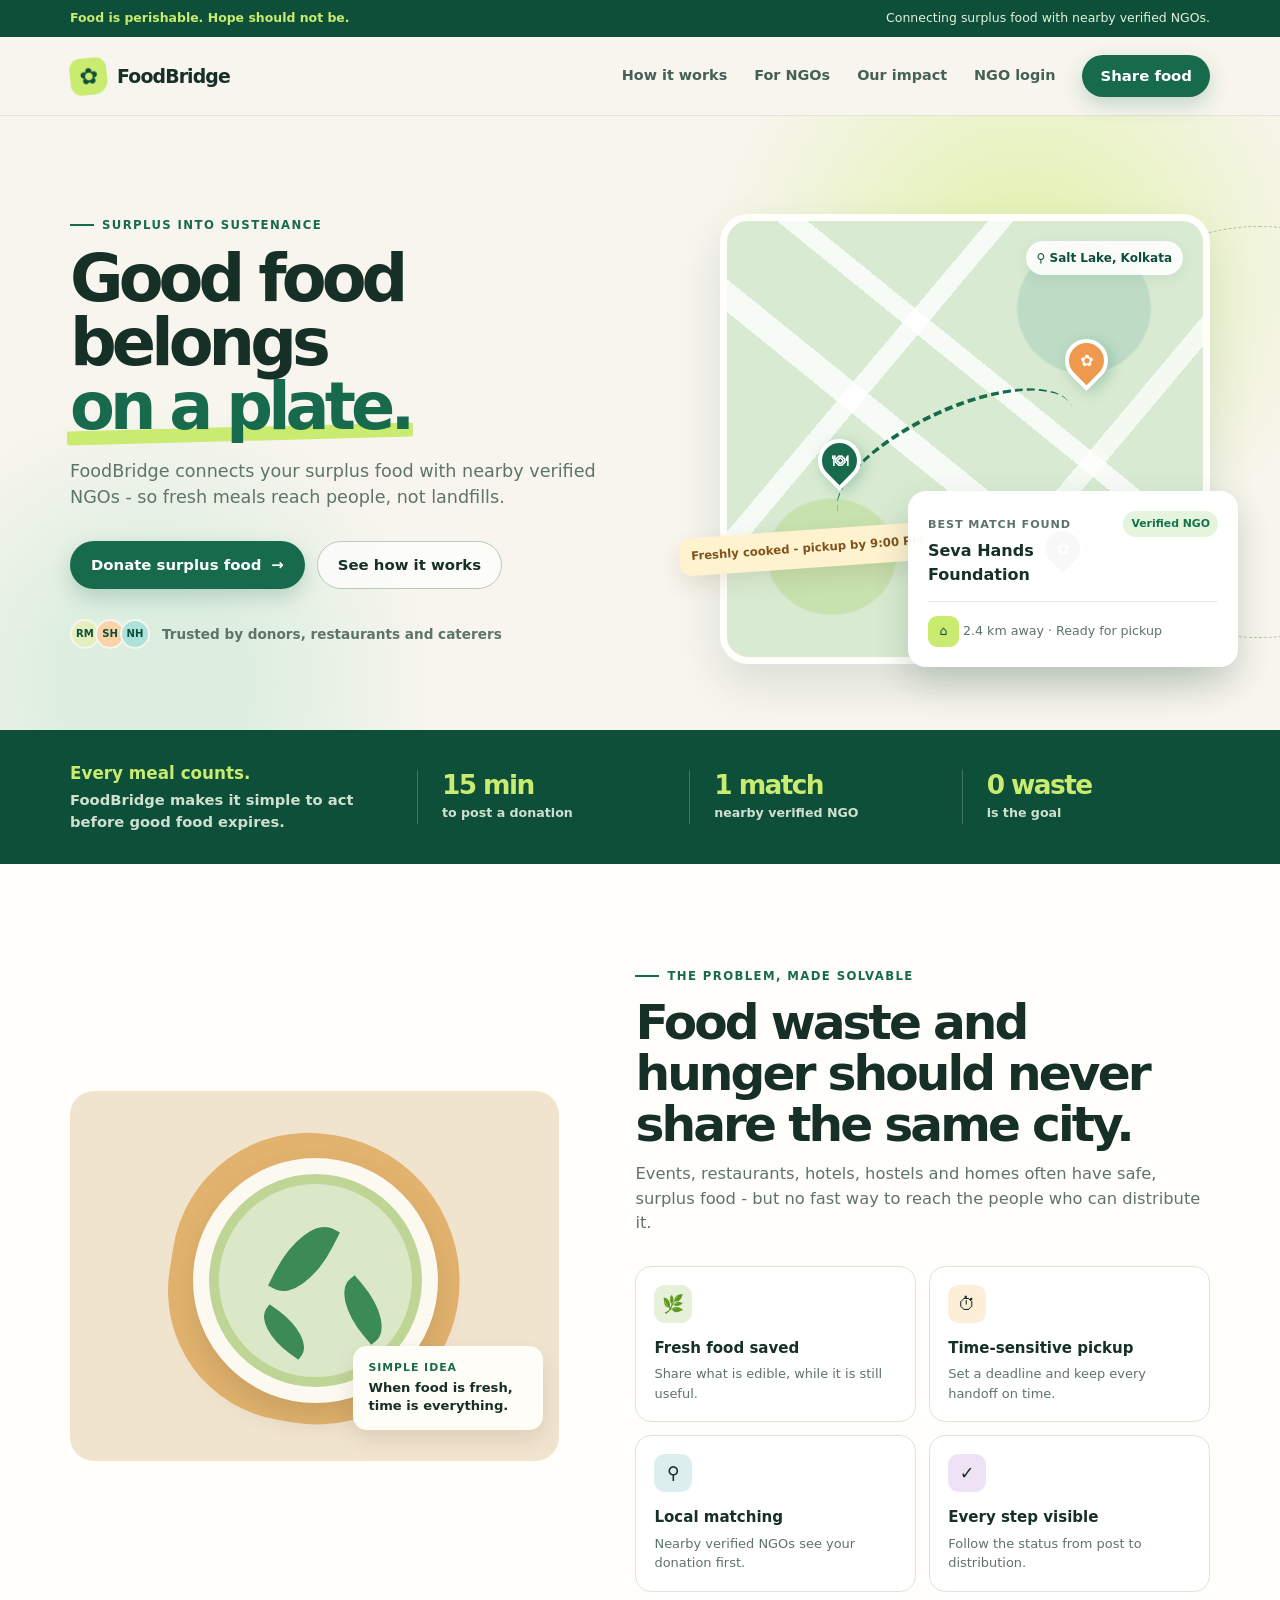
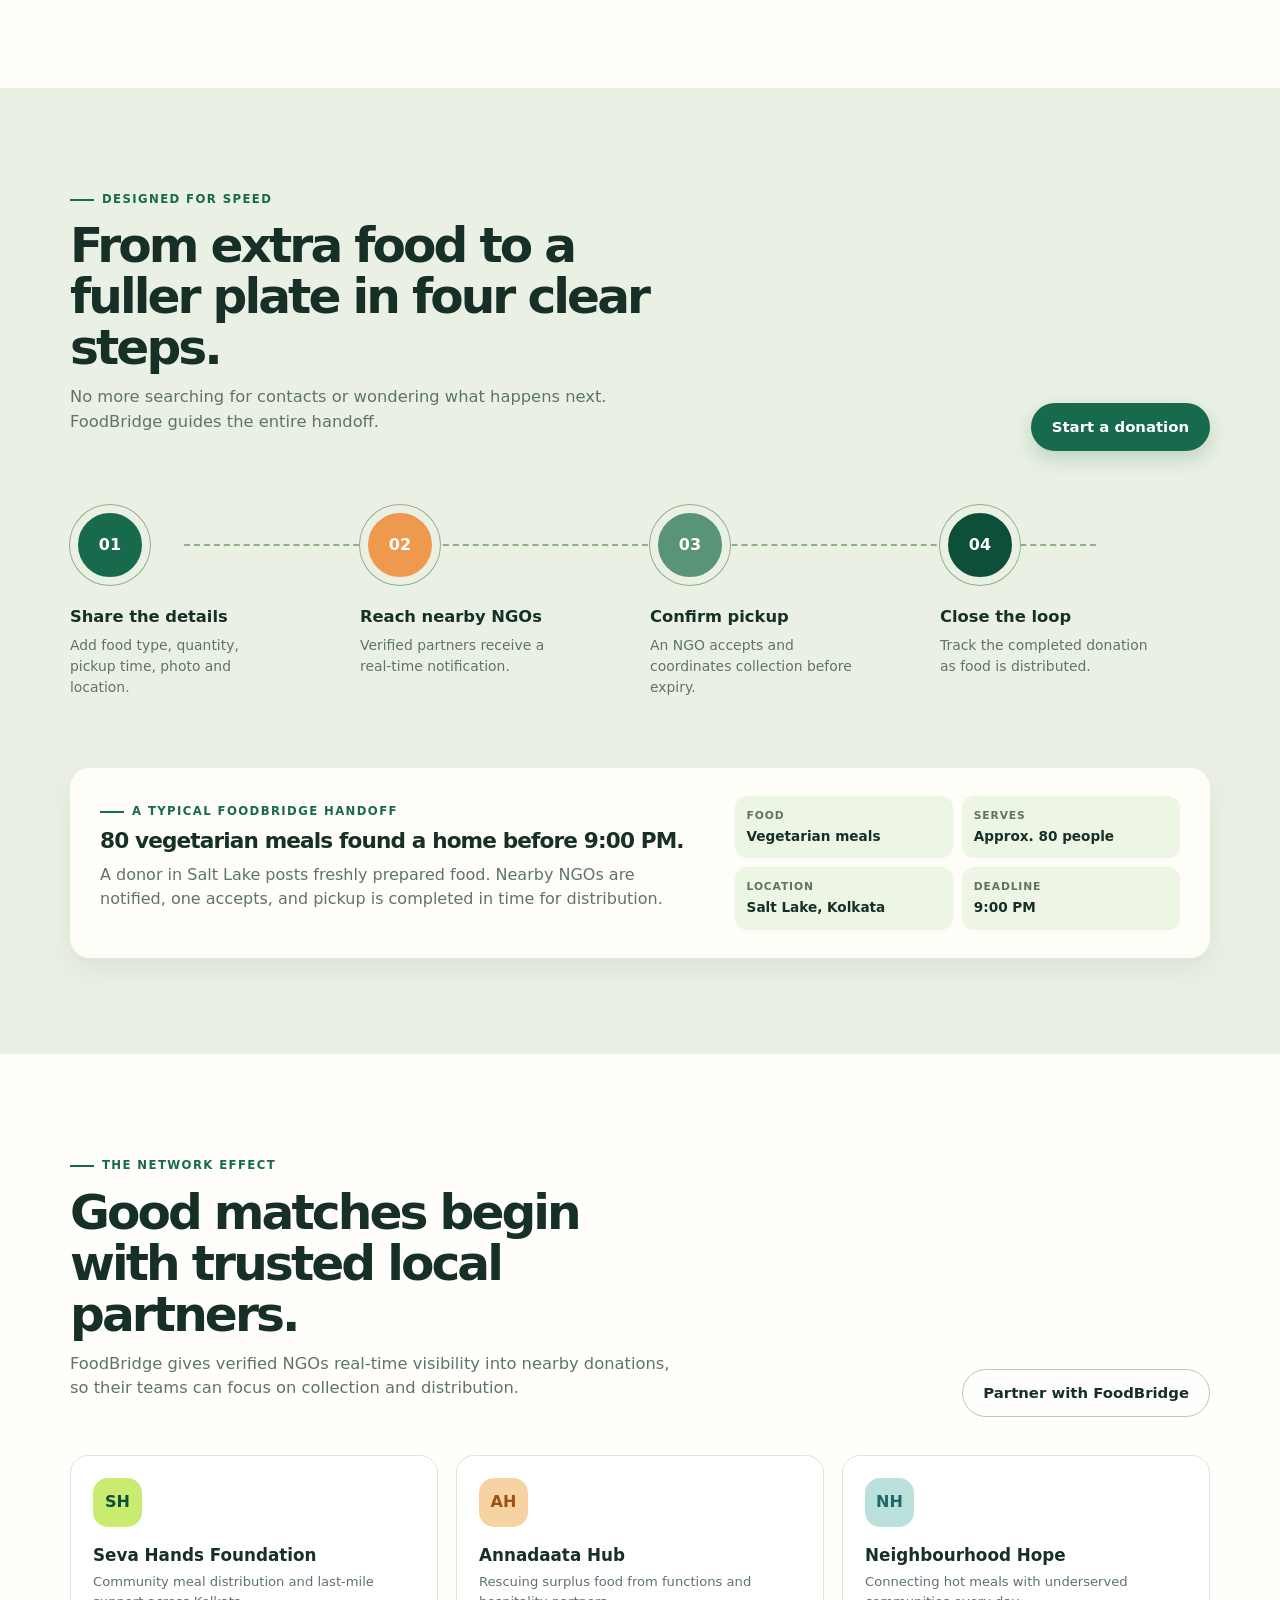
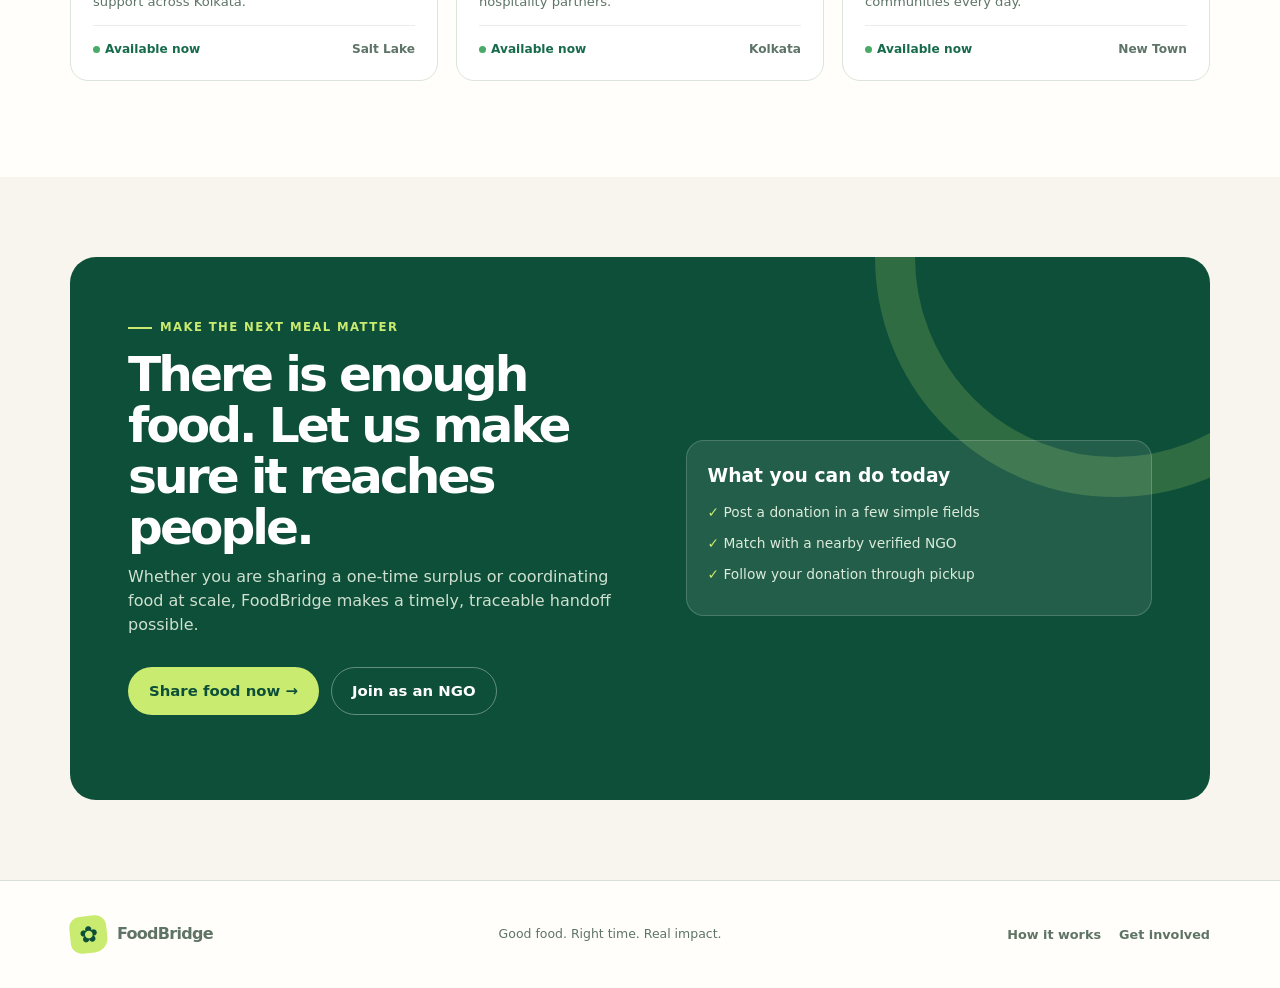
<file: index.html>
<!doctype html>
<html lang="en">
  <head>
    <meta charset="UTF-8" />
    <meta name="viewport" content="width=device-width, initial-scale=1.0" />
    <meta name="description" content="FoodBridge connects surplus food with nearby verified NGOs before it goes to waste." />
    <title>FoodBridge | Smart Food Donation Platform</title>
    <link rel="stylesheet" href="style.css" />
  </head>
  <body>
    <div class="topline">
      <div class="shell topline-inner">
        <strong>Food is perishable. Hope should not be.</strong>
        <span>Connecting surplus food with nearby verified NGOs.</span>
      </div>
    </div>

    <header class="site-header">
      <nav class="shell navigation" aria-label="Main navigation">
        <a class="brand" href="#home" aria-label="FoodBridge home">
          <span class="brand-mark" aria-hidden="true">&#10047;</span>
          <span>FoodBridge</span>
        </a>

        <button class="menu-button" type="button" aria-label="Open menu" aria-expanded="false" data-menu-button>
          <span></span><span></span><span></span>
        </button>

        <div class="nav-links" data-menu>
          <a href="#how-it-works">How it works</a>
          <a href="#ngo-network">For NGOs</a>
          <a href="#impact">Our impact</a>
          <a href="ngo.html">NGO login</a>
          <button class="button button-primary compact" type="button" data-open-donation>Share food</button>
        </div>
      </nav>
    </header>

    <main id="home">
      <section class="hero">
        <div class="shell hero-grid">
          <div class="hero-copy">
            <span class="eyebrow">Surplus into sustenance</span>
            <h1>Good food belongs <span>on a plate.</span></h1>
            <p>FoodBridge connects your surplus food with nearby verified NGOs - so fresh meals reach people, not landfills.</p>
            <div class="button-row">
              <button class="button button-primary" type="button" data-open-donation>Donate surplus food <b aria-hidden="true">&#8594;</b></button>
              <a class="button button-secondary" href="#how-it-works">See how it works</a>
            </div>
            <div class="trust-note">
              <div class="avatar-stack" aria-hidden="true"><i>RM</i><i>SH</i><i>NH</i></div>
              <span>Trusted by donors, restaurants and caterers</span>
            </div>
          </div>

          <div class="match-visual" aria-label="Illustration of a nearby NGO match">
            <div class="map-panel">
              <span class="location-chip">&#9906; Salt Lake, Kolkata</span>
              <span class="pin pin-donor"><b>&#127869;</b></span>
              <span class="pin pin-ngo-one"><b>&#10047;</b></span>
              <span class="pin pin-ngo-two"><b>&#10047;</b></span>
              <span class="route" aria-hidden="true"></span>
            </div>
            <div class="time-note">Freshly cooked - pickup by 9:00 PM</div>
            <article class="match-card">
              <div class="match-card-head"><div><small>Best match found</small><h3>Seva Hands Foundation</h3></div><b>Verified NGO</b></div>
              <p><span class="building">&#8962;</span> 2.4 km away &middot; Ready for pickup</p>
            </article>
          </div>
        </div>
      </section>

      <section class="impact-strip" id="impact" aria-label="FoodBridge impact">
        <div class="shell stats">
          <div class="stat-intro"><strong>Every meal counts.</strong><span>FoodBridge makes it simple to act before good food expires.</span></div>
          <div class="stat"><b>15 min</b><span>to post a donation</span></div>
          <div class="stat"><b>1 match</b><span>nearby verified NGO</span></div>
          <div class="stat"><b>0 waste</b><span>is the goal</span></div>
        </div>
      </section>

      <section class="section problem-section">
        <div class="shell split-grid">
          <div class="plate-art" aria-hidden="true"><div class="plate"><i></i><i></i><i></i></div><p><small>Simple idea</small>When food is fresh, time is everything.</p></div>
          <div>
            <span class="eyebrow">The problem, made solvable</span>
            <h2>Food waste and hunger should never share the same city.</h2>
            <p class="lead">Events, restaurants, hotels, hostels and homes often have safe, surplus food - but no fast way to reach the people who can distribute it.</p>
            <div class="feature-grid">
              <article><span>&#127807;</span><h3>Fresh food saved</h3><p>Share what is edible, while it is still useful.</p></article>
              <article><span>&#9201;</span><h3>Time-sensitive pickup</h3><p>Set a deadline and keep every handoff on time.</p></article>
              <article><span>&#9906;</span><h3>Local matching</h3><p>Nearby verified NGOs see your donation first.</p></article>
              <article><span>&#10003;</span><h3>Every step visible</h3><p>Follow the status from post to distribution.</p></article>
            </div>
          </div>
        </div>
      </section>

      <section class="section how-section" id="how-it-works">
        <div class="shell">
          <div class="section-header">
            <div><span class="eyebrow">Designed for speed</span><h2>From extra food to a fuller plate in four clear steps.</h2><p class="lead">No more searching for contacts or wondering what happens next. FoodBridge guides the entire handoff.</p></div>
            <button class="button button-primary" type="button" data-open-donation>Start a donation</button>
          </div>
          <div class="steps">
            <article><b>01</b><h3>Share the details</h3><p>Add food type, quantity, pickup time, photo and location.</p></article>
            <article><b>02</b><h3>Reach nearby NGOs</h3><p>Verified partners receive a real-time notification.</p></article>
            <article><b>03</b><h3>Confirm pickup</h3><p>An NGO accepts and coordinates collection before expiry.</p></article>
            <article><b>04</b><h3>Close the loop</h3><p>Track the completed donation as food is distributed.</p></article>
          </div>
          <article class="example-card">
            <div><span class="eyebrow">A typical FoodBridge handoff</span><h3>80 vegetarian meals found a home before 9:00 PM.</h3><p>A donor in Salt Lake posts freshly prepared food. Nearby NGOs are notified, one accepts, and pickup is completed in time for distribution.</p></div>
            <dl><div><dt>Food</dt><dd>Vegetarian meals</dd></div><div><dt>Serves</dt><dd>Approx. 80 people</dd></div><div><dt>Location</dt><dd>Salt Lake, Kolkata</dd></div><div><dt>Deadline</dt><dd>9:00 PM</dd></div></dl>
          </article>
        </div>
      </section>

      <section class="section ngo-section" id="ngo-network">
        <div class="shell">
          <div class="section-header">
            <div><span class="eyebrow">The network effect</span><h2>Good matches begin with trusted local partners.</h2><p class="lead">FoodBridge gives verified NGOs real-time visibility into nearby donations, so their teams can focus on collection and distribution.</p></div>
            <a class="button button-secondary" href="#join">Partner with FoodBridge</a>
          </div>
          <div class="ngo-grid" id="ngo-list" aria-live="polite">
            <article class="ngo-card loading"><div class="skeleton circle"></div><div class="skeleton line"></div><div class="skeleton line short"></div></article>
            <article class="ngo-card loading"><div class="skeleton circle"></div><div class="skeleton line"></div><div class="skeleton line short"></div></article>
            <article class="ngo-card loading"><div class="skeleton circle"></div><div class="skeleton line"></div><div class="skeleton line short"></div></article>
          </div>
        </div>
      </section>

      <section class="section cta-section" id="join">
        <div class="shell cta-box">
          <div><span class="eyebrow">Make the next meal matter</span><h2>There is enough food. Let us make sure it reaches people.</h2><p>Whether you are sharing a one-time surplus or coordinating food at scale, FoodBridge makes a timely, traceable handoff possible.</p><div class="button-row"><button class="button button-lime" type="button" data-open-donation>Share food now &#8594;</button><a class="button button-outline" href="#ngo-network">Join as an NGO</a></div></div>
          <aside><h3>What you can do today</h3><p>&#10003; Post a donation in a few simple fields</p><p>&#10003; Match with a nearby verified NGO</p><p>&#10003; Follow your donation through pickup</p></aside>
        </div>
      </section>
    </main>

    <footer><div class="shell footer-inner"><a class="brand" href="#home"><span class="brand-mark">&#10047;</span><span>FoodBridge</span></a><p>Good food. Right time. Real impact.</p><div><a href="#how-it-works">How it works</a><a href="#join">Get involved</a></div></div></footer>

    <dialog class="donation-dialog" id="donation-dialog" aria-labelledby="donation-title">
      <form class="donation-form" id="donation-form" method="dialog" enctype="multipart/form-data">
        <div class="form-header"><div><span class="eyebrow">Start a handoff</span><h2 id="donation-title">Share surplus food</h2><p>Tell us what is available and we will surface a nearby NGO match.</p></div><button class="close-button" type="button" data-close-donation aria-label="Close form">&times;</button></div>
        <div class="form-grid">
          <label>Full name<input name="donor_name" type="text" maxlength="100" autocomplete="name" required /></label>
          <label>Contact number<input name="donor_phone" type="tel" maxlength="30" autocomplete="tel" required /></label>
          <label>Food type<select name="food_type" required><option value="" selected disabled>Select food type</option><option>Vegetarian meals</option><option>Non-vegetarian meals</option><option>Packaged food</option><option>Dry rations</option></select></label>
          <label>Approx. servings<input name="servings" type="number" min="1" max="100000" placeholder="e.g. 80" required /></label>
          <label>Pickup deadline<input name="pickup_deadline" type="datetime-local" required /></label>
          <label>Food photo <span class="optional">optional</span><input name="food_photo" type="file" accept="image/jpeg,image/png,image/webp" /></label>
          <label class="full">Pickup location<input name="pickup_location" type="text" maxlength="255" placeholder="Area, landmark and city" required /></label>
          <label class="full">Notes <span class="optional">optional</span><textarea name="food_notes" rows="3" maxlength="1000" placeholder="Freshly cooked, packaging details or other notes"></textarea></label>
        </div>
        <button class="button button-primary submit-button" type="submit">Find a nearby NGO &#8594;</button>
        <p class="form-status" id="form-status" role="status" aria-live="polite"></p>
      </form>
    </dialog>

    <template id="ngo-card-template">
      <article class="ngo-card"><div class="ngo-initials"></div><h3></h3><p class="ngo-description"></p><div class="ngo-meta"><span class="availability">Available now</span><span class="ngo-city"></span></div></article>
    </template>
    <script src="script.js"></script>
  </body>
</html>
</file>
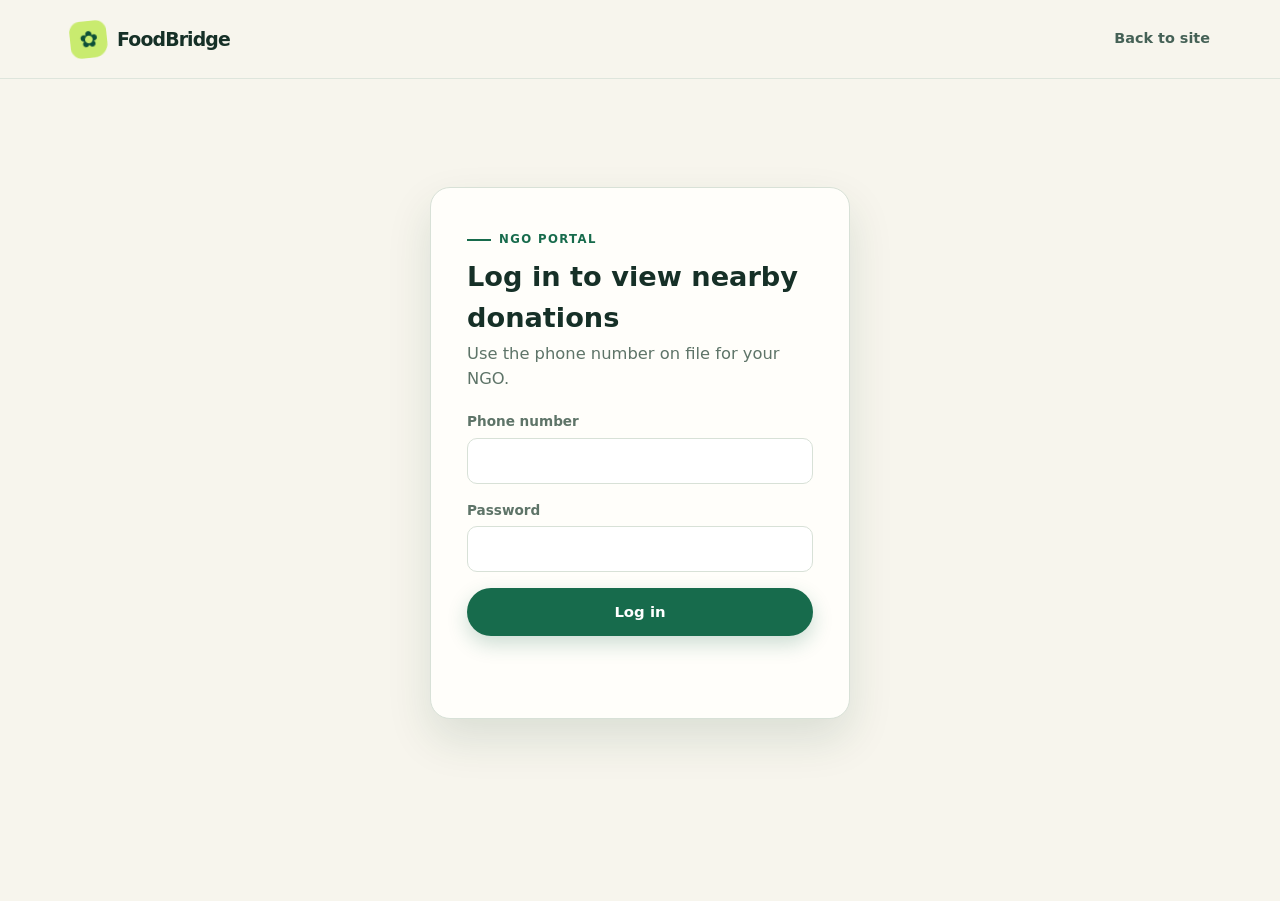
<file: ngo.html>
<!doctype html>
<html lang="en">
  <head>
    <meta charset="UTF-8" />
    <meta name="viewport" content="width=device-width, initial-scale=1.0" />
    <meta name="description" content="FoodBridge NGO portal - view and accept nearby food donations." />
    <title>NGO Portal | FoodBridge</title>
    <link rel="stylesheet" href="style.css" />
    <link rel="stylesheet" href="ngo.css" />
  </head>
  <body>
    <header class="site-header">
      <nav class="shell navigation" aria-label="Main navigation">
        <a class="brand" href="index.html" aria-label="FoodBridge home">
          <span class="brand-mark" aria-hidden="true">&#10047;</span>
          <span>FoodBridge</span>
        </a>
        <div class="nav-links">
          <a href="index.html">Back to site</a>
        </div>
      </nav>
    </header>

    <main class="shell ngo-portal">
      <section id="login-view" class="login-card">
        <span class="eyebrow">NGO portal</span>
        <h1>Log in to view nearby donations</h1>
        <p class="lead">Use the phone number on file for your NGO.</p>
        <form id="login-form">
          <label>Phone number<input name="phone" type="tel" autocomplete="tel" required /></label>
          <label>Password<input name="password" type="password" autocomplete="current-password" required /></label>
          <button class="button button-primary" type="submit">Log in</button>
          <p class="form-status" id="login-status" role="status" aria-live="polite"></p>
        </form>
      </section>

      <section id="dashboard-view" class="dashboard" hidden>
        <div class="dashboard-head">
          <div>
            <span class="eyebrow">Welcome back</span>
            <h1 id="ngo-name">NGO dashboard</h1>
          </div>
          <button class="button button-secondary compact" id="logout-button" type="button">Log out</button>
        </div>
        <p class="form-status" id="dashboard-status" role="status" aria-live="polite"></p>
        <div class="donation-list" id="donation-list"></div>
      </section>
    </main>

    <template id="donation-card-template">
      <article class="donation-card">
        <div class="donation-card-head">
          <h3 class="donation-food-type"></h3>
          <span class="donation-status"></span>
        </div>
        <p class="donation-servings"></p>
        <p class="donation-location"></p>
        <p class="donation-deadline"></p>
        <p class="donation-notes"></p>
        <button class="button button-primary compact accept-button" type="button">Accept donation</button>
      </article>
    </template>

    <script src="ngo.js"></script>
  </body>
</html>
</file>
<file: style.css>
:root {
  --ink: #163027;
  --muted: #5e7468;
  --green: #176b4c;
  --green-dark: #0d4f38;
  --lime: #c9eb6f;
  --cream: #f7f5ed;
  --paper: #fffefa;
  --orange: #ee994d;
  --line: #d8e1d7;
  --shadow: 0 20px 45px rgba(18, 67, 45, .12);
}

* { box-sizing: border-box; }
html { scroll-behavior: smooth; }
body { margin: 0; color: var(--ink); background: var(--cream); font-family: Inter, ui-sans-serif, system-ui, -apple-system, BlinkMacSystemFont, "Segoe UI", sans-serif; line-height: 1.5; }
button, input, textarea, select { font: inherit; }
button { cursor: pointer; }
a { color: inherit; text-decoration: none; }
.shell { width: min(1140px, calc(100% - 40px)); margin: auto; }
.eyebrow { display: inline-flex; align-items: center; gap: 8px; color: var(--green); font-size: .73rem; font-weight: 850; letter-spacing: .12em; text-transform: uppercase; }
.eyebrow::before { width: 24px; height: 2px; content: ""; background: currentColor; }
h1, h2, h3, p { margin-top: 0; }
h2 { margin: 12px 0; font-size: clamp(2.1rem, 3.8vw, 3.4rem); line-height: 1.05; letter-spacing: -.06em; }
.lead { color: var(--muted); font-size: 1.02rem; }

.topline { color: #e3f2dc; background: var(--green-dark); font-size: .78rem; }
.topline-inner { display: flex; justify-content: space-between; align-items: center; min-height: 37px; }
.topline strong { color: var(--lime); }
.site-header { position: sticky; z-index: 10; top: 0; border-bottom: 1px solid rgba(216, 225, 215, .8); background: rgba(247, 245, 237, .93); backdrop-filter: blur(14px); }
.navigation { position: relative; display: flex; align-items: center; justify-content: space-between; min-height: 78px; gap: 24px; }
.brand { display: inline-flex; align-items: center; gap: 10px; font-size: 1.18rem; font-weight: 900; letter-spacing: -.045em; }
.brand-mark { display: grid; width: 37px; height: 37px; place-items: center; color: var(--green-dark); border-radius: 11px 11px 14px 11px; background: var(--lime); font-size: 1.4rem; transform: rotate(-6deg); }
.nav-links { display: flex; align-items: center; gap: 27px; color: #456156; font-size: .9rem; font-weight: 750; }
.nav-links a:hover { color: var(--green); }
.menu-button { display: none; border: 0; background: transparent; }
.menu-button span { display: block; width: 24px; height: 2px; margin: 5px; background: var(--ink); }

.button { display: inline-flex; align-items: center; justify-content: center; gap: 10px; min-height: 48px; padding: 0 20px; border: 1px solid transparent; border-radius: 999px; font-size: .93rem; font-weight: 800; transition: .2s ease; }
.button:hover { transform: translateY(-2px); }
.button-primary { color: #fff; background: var(--green); box-shadow: 0 8px 20px rgba(23, 107, 76, .22); }
.button-primary:hover { background: var(--green-dark); }
.button-secondary { border-color: #b9c9bd; background: rgba(255, 255, 255, .7); color: var(--ink); }
.button-secondary:hover { border-color: var(--green); background: #fff; }
.button-lime { color: var(--green-dark); background: var(--lime); }
.button-lime:hover { background: #daf694; }
.button-outline { border-color: rgba(255, 255, 255, .35); color: #fff; background: transparent; }
.button-outline:hover { background: rgba(255, 255, 255, .1); }
.button.compact { min-height: 42px; padding: 0 17px; }

.hero { position: relative; overflow: hidden; padding: 78px 0 66px; background: radial-gradient(circle at 80% 26%, #e5f3b9 0 7%, transparent 28%), radial-gradient(circle at 12% 92%, #dceee0 0 7%, transparent 22%); }
.hero::after { position: absolute; z-index: 0; top: 110px; right: -185px; width: 410px; height: 410px; border: 1px dashed #a5c39c; border-radius: 50%; content: ""; }
.hero-grid { position: relative; z-index: 1; display: grid; grid-template-columns: 1.05fr .95fr; align-items: center; gap: 56px; }
.hero h1 { max-width: 690px; margin: 13px 0 19px; font-size: clamp(2.8rem, 5.1vw, 4.9rem); line-height: .98; letter-spacing: -.075em; }
.hero h1 span { position: relative; color: var(--green); white-space: nowrap; }
.hero h1 span::after { position: absolute; z-index: -1; right: -.04em; bottom: .05em; left: -.04em; height: .21em; border-radius: 2px; background: var(--lime); content: ""; transform: rotate(-1.5deg); }
.hero-copy > p { max-width: 540px; color: var(--muted); font-size: 1.1rem; }
.button-row { display: flex; flex-wrap: wrap; gap: 12px; margin: 30px 0; }
.trust-note { display: flex; align-items: center; gap: 12px; color: var(--muted); font-size: .85rem; font-weight: 650; }
.avatar-stack { display: flex; padding-left: 5px; }
.avatar-stack i { display: grid; width: 30px; height: 30px; margin-left: -5px; place-items: center; border: 2px solid var(--cream); border-radius: 50%; background: #e4efc0; color: var(--green-dark); font-size: .63rem; font-style: normal; font-weight: 900; }
.avatar-stack i:nth-child(2) { background: #fbd3a8; }.avatar-stack i:nth-child(3) { background: #ade1dc; }

.match-visual { position: relative; min-height: 470px; }
.map-panel { position: absolute; inset: 20px 0 0 25px; overflow: hidden; border: 7px solid var(--paper); border-radius: 28px; background: linear-gradient(39deg, transparent 42%, rgba(255,255,255,.8) 42% 46%, transparent 46% 58%, rgba(255,255,255,.8) 58% 61%, transparent 61%), linear-gradient(130deg, transparent 31%, rgba(255,255,255,.78) 31% 34%, transparent 34% 66%, rgba(255,255,255,.72) 66% 69%, transparent 69%), #d8ebd2; box-shadow: var(--shadow); }
.map-panel::before { position: absolute; inset: 0; opacity: .8; background: radial-gradient(ellipse at 75% 20%, #b8d8c2 0 13%, transparent 13.5%), radial-gradient(ellipse at 22% 77%, #c4dfa7 0 12%, transparent 12.5%); content: ""; }
.location-chip { position: absolute; z-index: 2; top: 20px; right: 20px; padding: 8px 11px; border-radius: 999px; background: rgba(255,255,255,.9); color: var(--green-dark); box-shadow: 0 4px 14px rgba(34,81,52,.08); font-size: .75rem; font-weight: 800; }
.pin { position: absolute; z-index: 2; display: grid; width: 43px; height: 43px; place-items: center; border: 4px solid #fff; border-radius: 50% 50% 50% 0; color: #fff; background: var(--green); box-shadow: 0 5px 14px rgba(21,107,75,.25); transform: rotate(-45deg); }
.pin b { display: block; transform: rotate(45deg); }.pin-donor { top: 50%; left: 19%; }.pin-ngo-one { top: 27%; right: 20%; background: var(--orange); }.pin-ngo-two { right: 25%; bottom: 20%; background: var(--green-dark); }
.route { position: absolute; z-index: 1; top: 43%; left: 21%; width: 54%; height: 105px; border-top: 4px dashed var(--green); border-radius: 50%; transform: rotate(-25deg); }
.time-note { position: absolute; z-index: 3; bottom: 96px; left: -16px; padding: 10px 12px; border-radius: 12px; color: #7e541e; background: #fff2cf; box-shadow: 0 9px 22px rgba(100,83,36,.12); font-size: .73rem; font-weight: 750; transform: rotate(-4deg); }
.match-card { position: absolute; z-index: 4; right: -28px; bottom: -3px; width: min(330px, 80%); padding: 19px; border: 1px solid rgba(255,255,255,.8); border-radius: 18px; background: rgba(255,255,255,.97); box-shadow: 0 16px 34px rgba(32,74,52,.2); }
.match-card-head { display: flex; justify-content: space-between; gap: 10px; }.match-card small { color: var(--muted); font-size: .7rem; font-weight: 850; letter-spacing: .08em; text-transform: uppercase; }.match-card h3 { margin: 4px 0 0; font-size: 1rem; }.match-card-head > b { align-self: start; padding: 5px 8px; border-radius: 999px; color: #14724e; background: #e5f5dd; font-size: .68rem; white-space: nowrap; }.match-card p { padding-top: 14px; margin: 14px 0 0; border-top: 1px solid #e6ece4; color: var(--muted); font-size: .79rem; }.building { display: inline-grid; width: 31px; height: 31px; place-items: center; border-radius: 9px; color: var(--green-dark); background: var(--lime); }

.impact-strip { color: #fff; background: var(--green-dark); }.stats { display: grid; grid-template-columns: 1.3fr repeat(3, 1fr); align-items: center; gap: 24px; padding: 31px 0; }.stat-intro { color: #cfe0d0; font-size: .92rem; font-weight: 650; }.stat-intro strong { display: block; margin-bottom: 3px; color: var(--lime); font-size: 1.05rem; }.stat { padding-left: 24px; border-left: 1px solid rgba(255,255,255,.22); }.stat b { display: block; color: var(--lime); font-size: 1.65rem; letter-spacing: -.06em; line-height: 1.15; }.stat span { color: #cfe0d0; font-size: .79rem; font-weight: 650; }

.section { padding: 96px 0; }.problem-section, .ngo-section { background: var(--paper); }.split-grid { display: grid; grid-template-columns: .92fr 1.08fr; align-items: center; gap: 76px; }.plate-art { position: relative; min-height: 370px; overflow: hidden; border-radius: 24px; background: #f1e4cf; }.plate-art::before { position: absolute; top: 43px; left: calc(50% - 145px); width: 290px; height: 290px; border-radius: 48% 52% 50% 46%; background: #e2b36e; content: ""; transform: rotate(9deg); }.plate { position: absolute; z-index: 1; top: 67px; left: calc(50% - 122px); width: 245px; height: 245px; border: 16px solid #fbf9f0; border-radius: 50%; background: #dbe8c7; box-shadow: inset 0 0 0 10px #bfd596, 0 15px 28px rgba(82,70,38,.16); }.plate i { position: absolute; width: 40px; height: 80px; border-radius: 80% 0 80% 0; background: #3c8b54; transform: rotate(27deg); }.plate i:nth-child(1) { top: 45px; left: 75px; }.plate i:nth-child(2) { top: 96px; left: 134px; transform: rotate(140deg) scale(.8); }.plate i:nth-child(3) { top: 118px; left: 55px; transform: rotate(-54deg) scale(.7); }.plate-art > p { position: absolute; z-index: 2; right: 16px; bottom: 18px; width: 190px; padding: 15px; border-radius: 14px; background: #fffdf7; box-shadow: 0 9px 20px rgba(86,69,32,.13); font-size: .82rem; font-weight: 750; line-height: 1.35; }.plate-art small { display: block; margin-bottom: 4px; color: var(--green); font-size: .68rem; font-weight: 900; letter-spacing: .09em; text-transform: uppercase; }.feature-grid { display: grid; grid-template-columns: 1fr 1fr; gap: 13px; margin-top: 30px; }.feature-grid article { min-height: 138px; padding: 18px; border: 1px solid #dce5da; border-radius: 16px; background: #fff; }.feature-grid article > span { display: grid; width: 38px; height: 38px; margin-bottom: 14px; place-items: center; border-radius: 11px; background: #e7f1d9; font-size: 1.1rem; }.feature-grid article:nth-child(2) > span { background: #fceed7; }.feature-grid article:nth-child(3) > span { background: #dcefee; }.feature-grid article:nth-child(4) > span { background: #eee3f5; }.feature-grid h3 { margin-bottom: 5px; font-size: .94rem; }.feature-grid p { margin: 0; color: var(--muted); font-size: .81rem; }

.how-section { background: #eaf1e4; }.section-header { display: flex; align-items: end; justify-content: space-between; gap: 28px; }.section-header > div { max-width: 620px; }.section-header .button { flex: 0 0 auto; }.steps { position: relative; display: grid; grid-template-columns: repeat(4, 1fr); gap: 20px; margin-top: 54px; }.steps::before { position: absolute; top: 39px; right: 10%; left: 10%; border-top: 2px dashed #8eb087; content: ""; }.steps article { position: relative; z-index: 1; }.steps b { display: grid; width: 80px; height: 80px; margin-bottom: 20px; place-items: center; border: 8px solid #eaf1e4; border-radius: 50%; color: #fff; background: var(--green); box-shadow: 0 0 0 1px #8eb087; }.steps article:nth-child(2) b { background: var(--orange); }.steps article:nth-child(3) b { background: #5a9478; }.steps article:nth-child(4) b { background: var(--green-dark); }.steps h3 { margin-bottom: 6px; font-size: 1.02rem; }.steps p { max-width: 210px; margin: 0; color: var(--muted); font-size: .87rem; }.example-card { display: grid; grid-template-columns: 1.15fr .85fr; gap: 32px; margin-top: 70px; padding: 28px 30px; border-radius: 20px; background: #fffdf7; box-shadow: 0 12px 26px rgba(42,74,49,.08); }.example-card h3 { margin: 4px 0 6px; font-size: 1.35rem; letter-spacing: -.04em; }.example-card p { margin-bottom: 0; color: var(--muted); }.example-card dl { display: grid; grid-template-columns: 1fr 1fr; gap: 9px; align-content: center; margin: 0; }.example-card dl div { padding: 12px; border-radius: 12px; background: #edf5e4; }.example-card dt { margin-bottom: 2px; color: #5f7462; font-size: .67rem; font-weight: 850; letter-spacing: .08em; text-transform: uppercase; }.example-card dd { margin: 0; font-size: .85rem; font-weight: 800; }

.ngo-grid { display: grid; grid-template-columns: repeat(3, 1fr); gap: 18px; margin-top: 38px; }.ngo-card { min-height: 198px; padding: 22px; border: 1px solid #dbe5d9; border-radius: 18px; background: #fff; transition: .2s ease; }.ngo-card:not(.loading):hover { box-shadow: 0 15px 28px rgba(24,70,46,.1); transform: translateY(-4px); }.ngo-initials { display: grid; width: 49px; height: 49px; place-items: center; border-radius: 15px; color: var(--green-dark); background: var(--lime); font-weight: 900; }.ngo-card:nth-child(2) .ngo-initials { color: #9a5512; background: #f7d2a2; }.ngo-card:nth-child(3) .ngo-initials { color: #20666a; background: #b9e0da; }.ngo-card h3 { margin: 16px 0 4px; font-size: 1.05rem; }.ngo-card p { color: var(--muted); font-size: .82rem; }.ngo-meta { display: flex; justify-content: space-between; gap: 10px; padding-top: 14px; border-top: 1px solid #e9eee8; color: var(--muted); font-size: .76rem; font-weight: 700; }.availability { color: var(--green); }.availability::before { display: inline-block; width: 7px; height: 7px; margin-right: 5px; border-radius: 50%; background: #4aaa67; content: ""; }.skeleton { border-radius: 8px; background: linear-gradient(90deg, #ecf1eb 25%, #f7faf6 50%, #ecf1eb 75%); background-size: 200% 100%; animation: loading 1.2s infinite; }.skeleton.circle { width: 49px; height: 49px; border-radius: 15px; }.skeleton.line { width: 72%; height: 16px; margin-top: 18px; }.skeleton.short { width: 100%; height: 12px; margin-top: 12px; }@keyframes loading { to { background-position: -200% 0; } }

.cta-section { padding: 80px 0; }.cta-box { position: relative; display: grid; grid-template-columns: 1.05fr .95fr; gap: 42px; overflow: hidden; padding: 55px 58px; border-radius: 26px; color: #fff; background: var(--green-dark); }.cta-box::after { position: absolute; top: -240px; right: -145px; width: 400px; height: 400px; border: 40px solid rgba(201,235,111,.18); border-radius: 50%; content: ""; }.cta-box > * { position: relative; z-index: 1; }.cta-box .eyebrow { color: var(--lime); }.cta-box h2 { color: #fff; }.cta-box > div > p { color: #cee0d0; }.cta-box aside { align-self: center; padding: 21px; border: 1px solid rgba(255,255,255,.18); border-radius: 18px; background: rgba(255,255,255,.09); }.cta-box aside h3 { margin-bottom: 12px; }.cta-box aside p { margin: 10px 0; color: #dcebdc; font-size: .86rem; }.cta-box aside p::first-letter { color: var(--lime); }footer { padding: 35px 0; border-top: 1px solid var(--line); background: var(--paper); color: #5f7465; }.footer-inner { display: flex; align-items: center; justify-content: space-between; gap: 20px; }.footer-inner .brand { font-size: 1rem; }.footer-inner p { margin: 0; font-size: .78rem; }.footer-inner div:last-child { display: flex; gap: 18px; font-size: .8rem; font-weight: 750; }

.donation-dialog { width: min(610px, calc(100% - 28px)); max-height: min(760px, calc(100% - 28px)); padding: 0; border: 0; border-radius: 22px; background: var(--paper); box-shadow: 0 28px 70px rgba(6,35,24,.34); }.donation-dialog::backdrop { background: rgba(10,43,30,.55); }.donation-form { padding: 28px; }.form-header { display: flex; align-items: start; justify-content: space-between; gap: 16px; }.form-header h2 { margin: 3px 0 4px; font-size: 1.7rem; }.form-header p { margin: 0; color: var(--muted); font-size: .9rem; }.close-button { display: grid; flex: 0 0 auto; width: 34px; height: 34px; place-items: center; border: 0; border-radius: 50%; color: #365246; background: #e8efe6; font-size: 1.5rem; line-height: 1; }.form-grid { display: grid; grid-template-columns: 1fr 1fr; gap: 15px; margin-top: 23px; }.form-grid label { display: grid; gap: 6px; color: #426153; font-size: .76rem; font-weight: 800; }.form-grid .full { grid-column: 1 / -1; }.optional { color: #81968a; font-weight: 600; }.form-grid input, .form-grid select, .form-grid textarea { width: 100%; min-height: 46px; padding: 0 12px; border: 1px solid #ccd9cd; border-radius: 10px; outline: none; color: var(--ink); background: #fff; }.form-grid textarea { padding: 10px 12px; resize: vertical; }.form-grid input[type="file"] { padding: 10px; font-size: .75rem; }.form-grid input:focus, .form-grid select:focus, .form-grid textarea:focus { border-color: var(--green); box-shadow: 0 0 0 3px rgba(21,107,75,.12); }.submit-button { width: 100%; margin-top: 21px; }.submit-button:disabled { cursor: wait; opacity: .75; transform: none; }.form-status { min-height: 1.3em; margin: 13px 0 0; border-radius: 10px; font-size: .86rem; font-weight: 700; }.form-status.success { padding: 12px; color: #175d42; background: #e8f6df; }.form-status.error { padding: 12px; color: #963d2f; background: #fbe6e1; }

@media (max-width: 860px) { .nav-links { position: absolute; top: 78px; right: 20px; left: 20px; display: none; flex-direction: column; align-items: stretch; gap: 14px; padding: 18px; border: 1px solid var(--line); border-radius: 16px; background: var(--paper); box-shadow: var(--shadow); }.nav-links.open { display: flex; }.nav-links .button { width: 100%; }.menu-button { display: block; }.hero-grid, .split-grid, .cta-box { grid-template-columns: 1fr; }.hero { padding-top: 56px; }.match-visual { width: min(570px, 100%); min-height: 420px; margin: auto; }.stats { grid-template-columns: repeat(3, 1fr); }.stat-intro { grid-column: 1 / -1; }.section-header { align-items: start; flex-direction: column; }.steps { grid-template-columns: 1fr 1fr; row-gap: 38px; }.steps::before { display: none; }.ngo-grid { grid-template-columns: 1fr; }.ngo-card { min-height: 0; } }
@media (max-width: 560px) { .shell { width: min(100% - 28px, 1140px); }.topline-inner { justify-content: center; text-align: center; }.topline-inner span { display: none; }.hero h1 { font-size: clamp(2.75rem, 14vw, 4rem); }.hero-copy > p { font-size: 1rem; }.button-row .button { width: 100%; }.match-visual { min-height: 356px; }.map-panel { inset: 8px 5px 0 8px; border-width: 5px; }.match-card { right: -4px; bottom: -15px; width: 89%; }.time-note { display: none; }.stats { gap: 12px; padding: 25px 0; }.stat { padding-left: 12px; }.stat b { font-size: 1.35rem; }.stat span { font-size: .68rem; }.section { padding: 70px 0; }.split-grid { gap: 38px; }.plate-art { min-height: 310px; }.plate { top: 48px; left: calc(50% - 102px); width: 205px; height: 205px; }.feature-grid { grid-template-columns: 1fr; }.steps { grid-template-columns: 1fr; gap: 24px; margin-top: 35px; }.steps article { display: grid; grid-template-columns: 72px 1fr; column-gap: 13px; }.steps b { grid-row: span 2; width: 58px; height: 58px; margin: 0; border-width: 5px; }.steps h3 { margin: 0; }.steps p { max-width: none; }.example-card { grid-template-columns: 1fr; gap: 20px; margin-top: 44px; padding: 23px; }.cta-section { padding: 50px 0; }.cta-box { padding: 36px 25px; }.footer-inner { align-items: start; flex-direction: column; }.form-grid { grid-template-columns: 1fr; }.form-grid .full { grid-column: auto; }.donation-form { padding: 23px; } }
</file>
<file: ngo.css>
.ngo-portal { padding: 48px 0 80px; min-height: calc(100vh - 78px); }

.login-card { max-width: 420px; margin: 60px auto; padding: 36px; border: 1px solid var(--line); border-radius: 20px; background: var(--paper); box-shadow: var(--shadow); }
.login-card h1 { font-size: 1.7rem; margin: 8px 0 4px; }
.login-card form { display: flex; flex-direction: column; gap: 16px; margin-top: 20px; }
.login-card label { display: flex; flex-direction: column; gap: 6px; font-size: .85rem; font-weight: 700; color: var(--muted); }
.login-card input { min-height: 46px; padding: 0 14px; border: 1px solid var(--line); border-radius: 10px; background: #fff; color: var(--ink); }
.login-card input:focus { outline: 2px solid var(--green); outline-offset: 1px; }

.form-status { min-height: 1.2em; font-size: .88rem; font-weight: 650; }
.form-status.success { color: var(--green-dark); }
.form-status.error { color: #b23b3b; }

.dashboard-head { display: flex; align-items: flex-start; justify-content: space-between; gap: 16px; margin-bottom: 8px; }
.dashboard-head h1 { font-size: 2rem; margin: 4px 0 0; }

.donation-list { display: grid; grid-template-columns: repeat(auto-fill, minmax(280px, 1fr)); gap: 18px; margin-top: 24px; }
.donation-card { display: flex; flex-direction: column; gap: 6px; padding: 22px; border: 1px solid var(--line); border-radius: 16px; background: var(--paper); box-shadow: var(--shadow); }
.donation-card-head { display: flex; align-items: center; justify-content: space-between; gap: 10px; }
.donation-card h3 { font-size: 1.15rem; margin: 0; }
.donation-status { padding: 3px 10px; border-radius: 999px; background: var(--lime); color: var(--green-dark); font-size: .72rem; font-weight: 800; text-transform: uppercase; letter-spacing: .05em; }
.donation-card p { margin: 0; color: var(--muted); font-size: .92rem; }
.donation-notes:empty { display: none; }
.accept-button { margin-top: 10px; align-self: flex-start; }
.empty-state { padding: 40px; text-align: center; color: var(--muted); }
</file>
